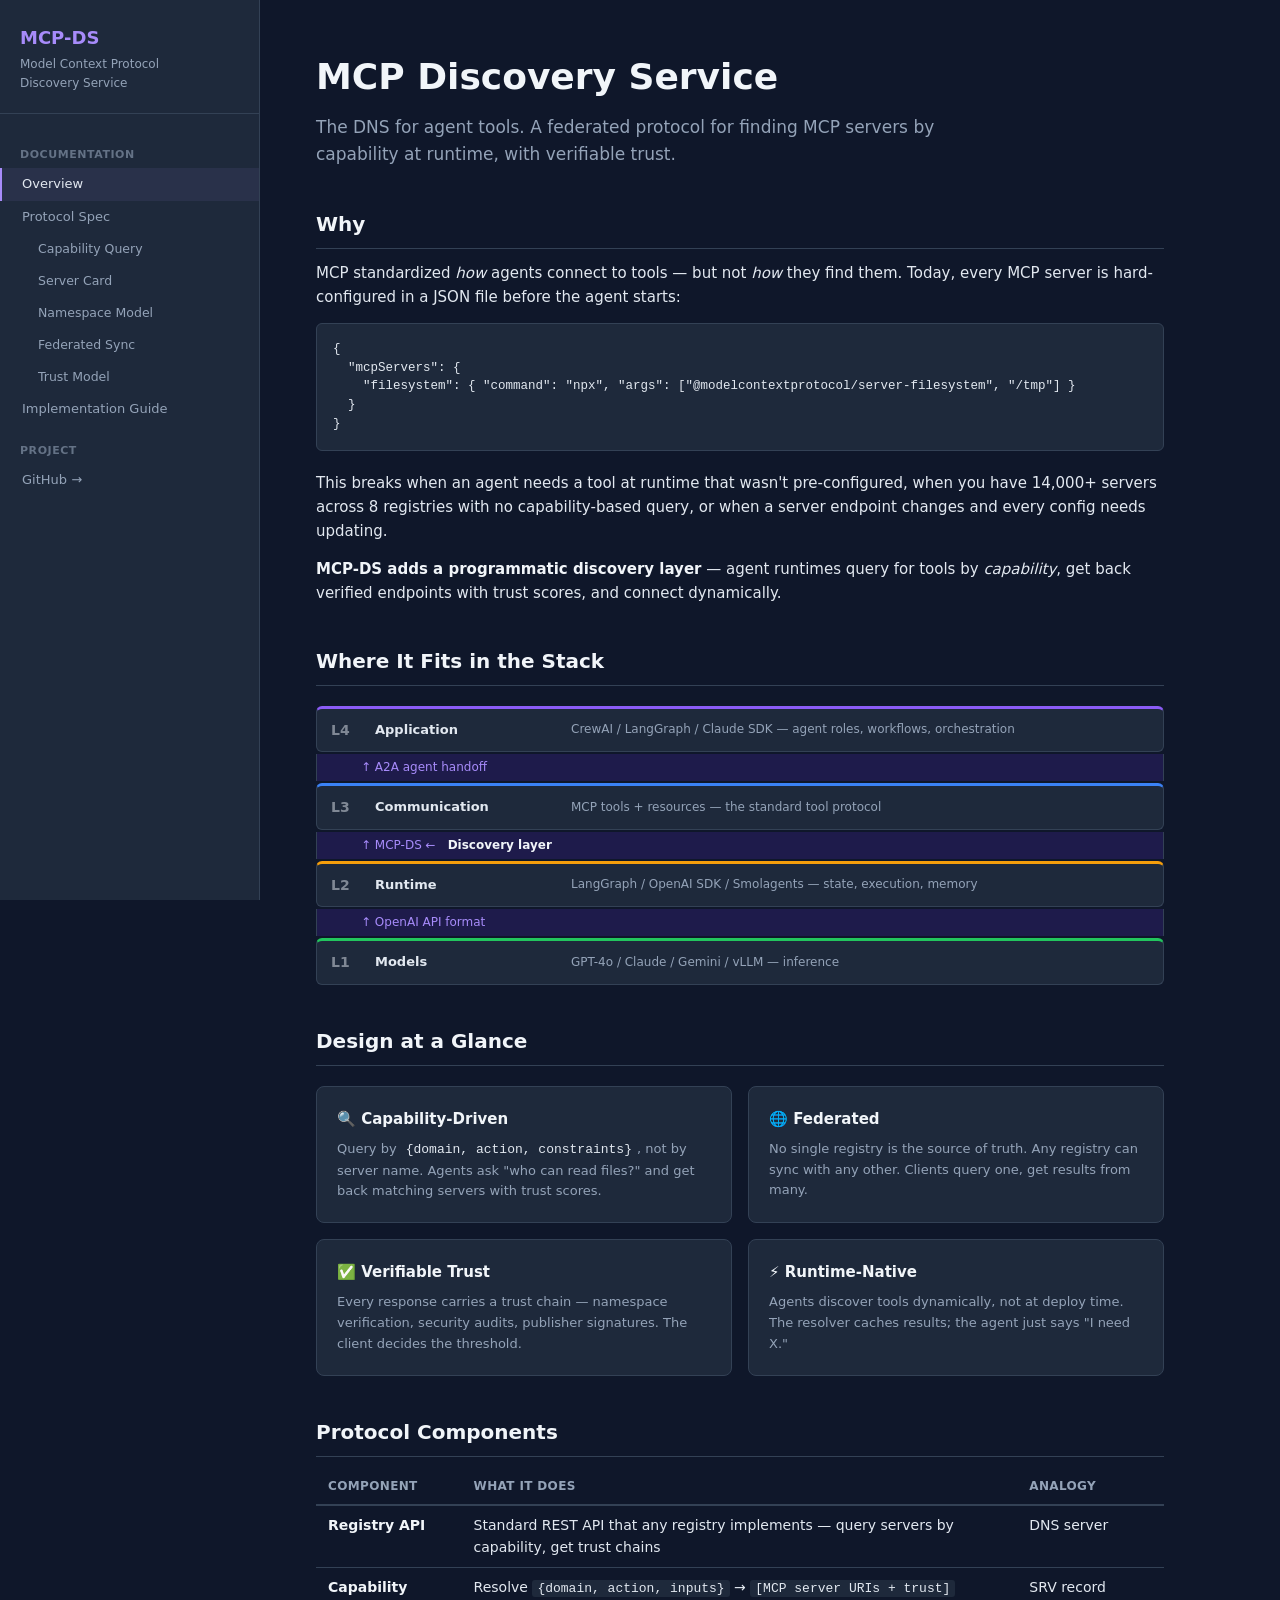
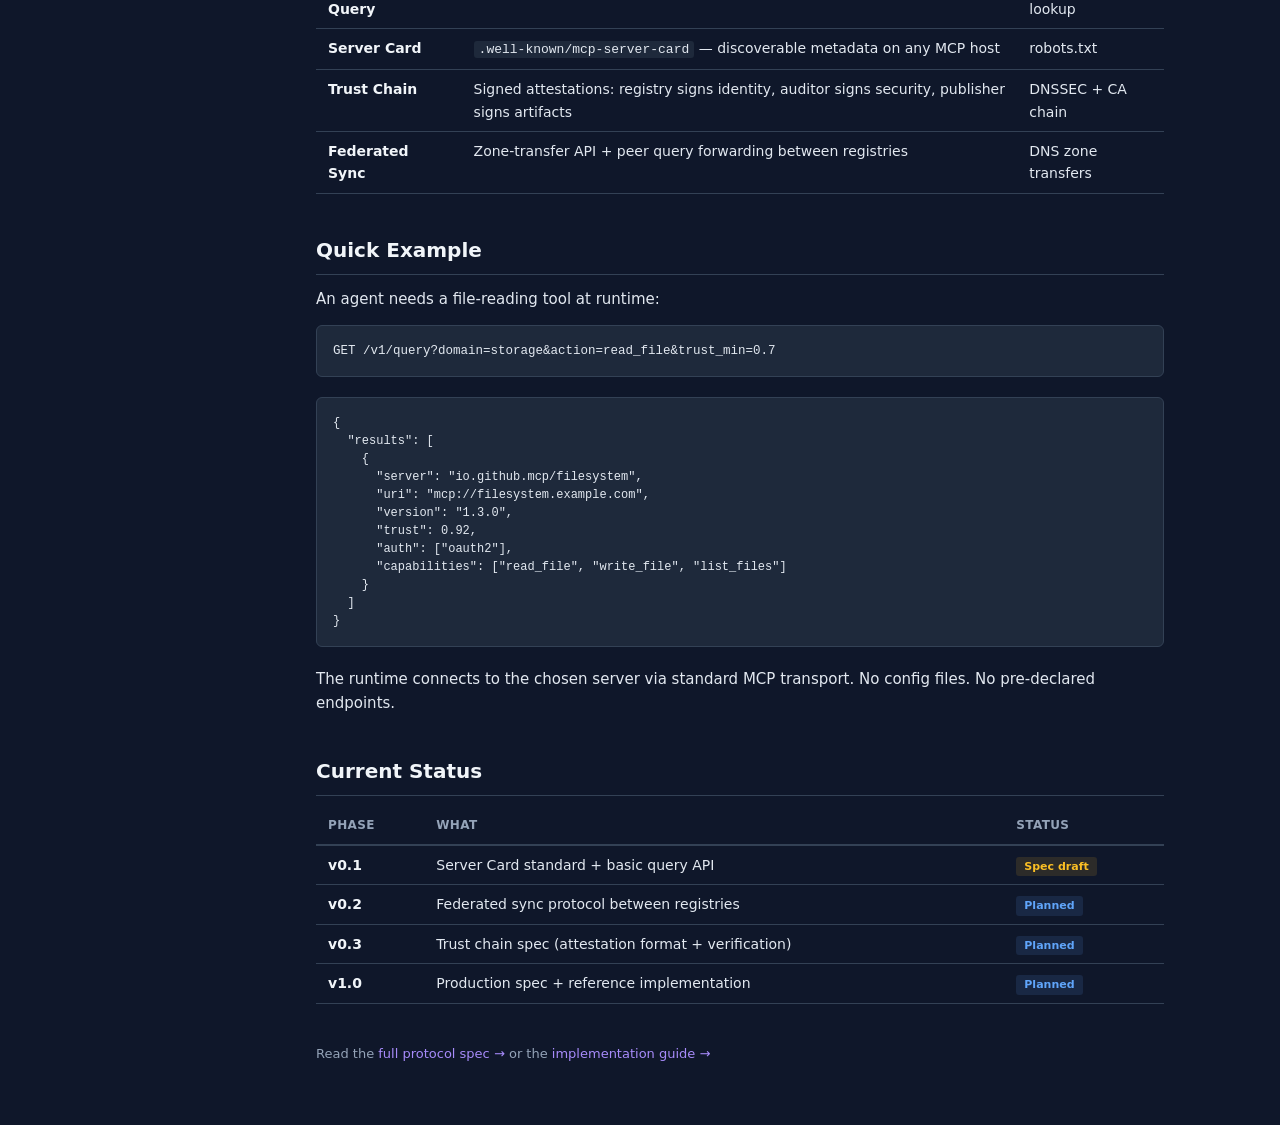
<file: docs/index.html>
<!doctype html>
<html lang="en">
<head>
<meta charset="utf-8">
<meta name="viewport" content="width=device-width, initial-scale=1">
<title>MCP-DS — MCP Discovery Service</title>
<link rel="stylesheet" href="assets/style.css">
</head>
<body>

<aside class="sidebar">
  <div class="sidebar-logo">
    <h1>MCP-DS</h1>
    <p>Model Context Protocol<br>Discovery Service</p>
  </div>
  <nav>
    <div class="nav-section">Documentation</div>
    <a href="index.html" class="active">Overview</a>
    <a href="spec/protocol.html">Protocol Spec</a>
    <div class="nav-sub">
      <a href="spec/protocol.html#capability-query">Capability Query</a>
      <a href="spec/protocol.html#server-card">Server Card</a>
      <a href="spec/protocol.html#namespace-model">Namespace Model</a>
      <a href="spec/protocol.html#federated-sync">Federated Sync</a>
      <a href="spec/protocol.html#trust-model">Trust Model</a>
    </div>
    <a href="spec/implementation.html">Implementation Guide</a>
    <div class="nav-section">Project</div>
    <a href="https://github.com/jianran/mcp-ds">GitHub →</a>
  </nav>
</aside>

<main class="content">

<div class="hero">
  <h1>MCP Discovery Service</h1>
  <p>The DNS for agent tools. A federated protocol for finding MCP servers by capability at runtime, with verifiable trust.</p>
</div>

<h2>Why</h2>

<p>MCP standardized <em>how</em> agents connect to tools — but not <em>how</em> they find them. Today, every MCP server is hard-configured in a JSON file before the agent starts:</p>

<pre><code>{
  "mcpServers": {
    "filesystem": { "command": "npx", "args": ["@modelcontextprotocol/server-filesystem", "/tmp"] }
  }
}</code></pre>

<p>This breaks when an agent needs a tool at runtime that wasn't pre-configured, when you have 14,000+ servers across 8 registries with no capability-based query, or when a server endpoint changes and every config needs updating.</p>

<p><strong>MCP-DS adds a programmatic discovery layer</strong> — agent runtimes query for tools by <em>capability</em>, get back verified endpoints with trust scores, and connect dynamically.</p>

<h2>Where It Fits in the Stack</h2>

<div class="stack-diagram">
  <div class="stack-layer l4">
    <span class="l-num">L4</span>
    <span class="l-name">Application</span>
    <span class="l-desc">CrewAI / LangGraph / Claude SDK — agent roles, workflows, orchestration</span>
  </div>
  <div class="stack-interface">↑ A2A agent handoff</div>
  <div class="stack-layer l3">
    <span class="l-num">L3</span>
    <span class="l-name">Communication</span>
    <span class="l-desc">MCP tools + resources — the standard tool protocol</span>
  </div>
  <div class="stack-interface">↑ MCP-DS ← <strong>Discovery layer</strong></div>
  <div class="stack-layer l2">
    <span class="l-num">L2</span>
    <span class="l-name">Runtime</span>
    <span class="l-desc">LangGraph / OpenAI SDK / Smolagents — state, execution, memory</span>
  </div>
  <div class="stack-interface">↑ OpenAI API format</div>
  <div class="stack-layer l1">
    <span class="l-num">L1</span>
    <span class="l-name">Models</span>
    <span class="l-desc">GPT-4o / Claude / Gemini / vLLM — inference</span>
  </div>
</div>

<h2>Design at a Glance</h2>

<div class="card-grid">
  <div class="card">
    <h3>🔍 Capability-Driven</h3>
    <p>Query by <code>{domain, action, constraints}</code>, not by server name. Agents ask "who can read files?" and get back matching servers with trust scores.</p>
  </div>
  <div class="card">
    <h3>🌐 Federated</h3>
    <p>No single registry is the source of truth. Any registry can sync with any other. Clients query one, get results from many.</p>
  </div>
  <div class="card">
    <h3>✅ Verifiable Trust</h3>
    <p>Every response carries a trust chain — namespace verification, security audits, publisher signatures. The client decides the threshold.</p>
  </div>
  <div class="card">
    <h3>⚡ Runtime-Native</h3>
    <p>Agents discover tools dynamically, not at deploy time. The resolver caches results; the agent just says "I need X."</p>
  </div>
</div>

<h2>Protocol Components</h2>

<table>
  <tr><th>Component</th><th>What It Does</th><th>Analogy</th></tr>
  <tr>
    <td><strong>Registry API</strong></td>
    <td>Standard REST API that any registry implements — query servers by capability, get trust chains</td>
    <td>DNS server</td>
  </tr>
  <tr>
    <td><strong>Capability Query</strong></td>
    <td>Resolve <code>{domain, action, inputs}</code> → <code>[MCP server URIs + trust]</code></td>
    <td>SRV record lookup</td>
  </tr>
  <tr>
    <td><strong>Server Card</strong></td>
    <td><code>.well-known/mcp-server-card</code> — discoverable metadata on any MCP host</td>
    <td>robots.txt</td>
  </tr>
  <tr>
    <td><strong>Trust Chain</strong></td>
    <td>Signed attestations: registry signs identity, auditor signs security, publisher signs artifacts</td>
    <td>DNSSEC + CA chain</td>
  </tr>
  <tr>
    <td><strong>Federated Sync</strong></td>
    <td>Zone-transfer API + peer query forwarding between registries</td>
    <td>DNS zone transfers</td>
  </tr>
</table>

<h2>Quick Example</h2>

<p>An agent needs a file-reading tool at runtime:</p>

<pre><code>GET /v1/query?domain=storage&action=read_file&trust_min=0.7</code></pre>

<pre><code class="json">{
  "results": [
    {
      "server": "io.github.mcp/filesystem",
      "uri": "mcp://filesystem.example.com",
      "version": "1.3.0",
      "trust": 0.92,
      "auth": ["oauth2"],
      "capabilities": ["read_file", "write_file", "list_files"]
    }
  ]
}</code></pre>

<p>The runtime connects to the chosen server via standard MCP transport. No config files. No pre-declared endpoints.</p>

<h2>Current Status</h2>

<table>
  <tr><th>Phase</th><th>What</th><th>Status</th></tr>
  <tr><td><strong>v0.1</strong></td><td>Server Card standard + basic query API</td><td><span class="tag tag-amber">Spec draft</span></td></tr>
  <tr><td><strong>v0.2</strong></td><td>Federated sync protocol between registries</td><td><span class="tag tag-blue">Planned</span></td></tr>
  <tr><td><strong>v0.3</strong></td><td>Trust chain spec (attestation format + verification)</td><td><span class="tag tag-blue">Planned</span></td></tr>
  <tr><td><strong>v1.0</strong></td><td>Production spec + reference implementation</td><td><span class="tag tag-blue">Planned</span></td></tr>
</table>

<p style="margin-top: 40px; font-size: 13px; color: var(--fg-muted);">
Read the <a href="spec/protocol.html">full protocol spec →</a> or the <a href="spec/implementation.html">implementation guide →</a>
</p>

</main>
</body>
</html>
</file>
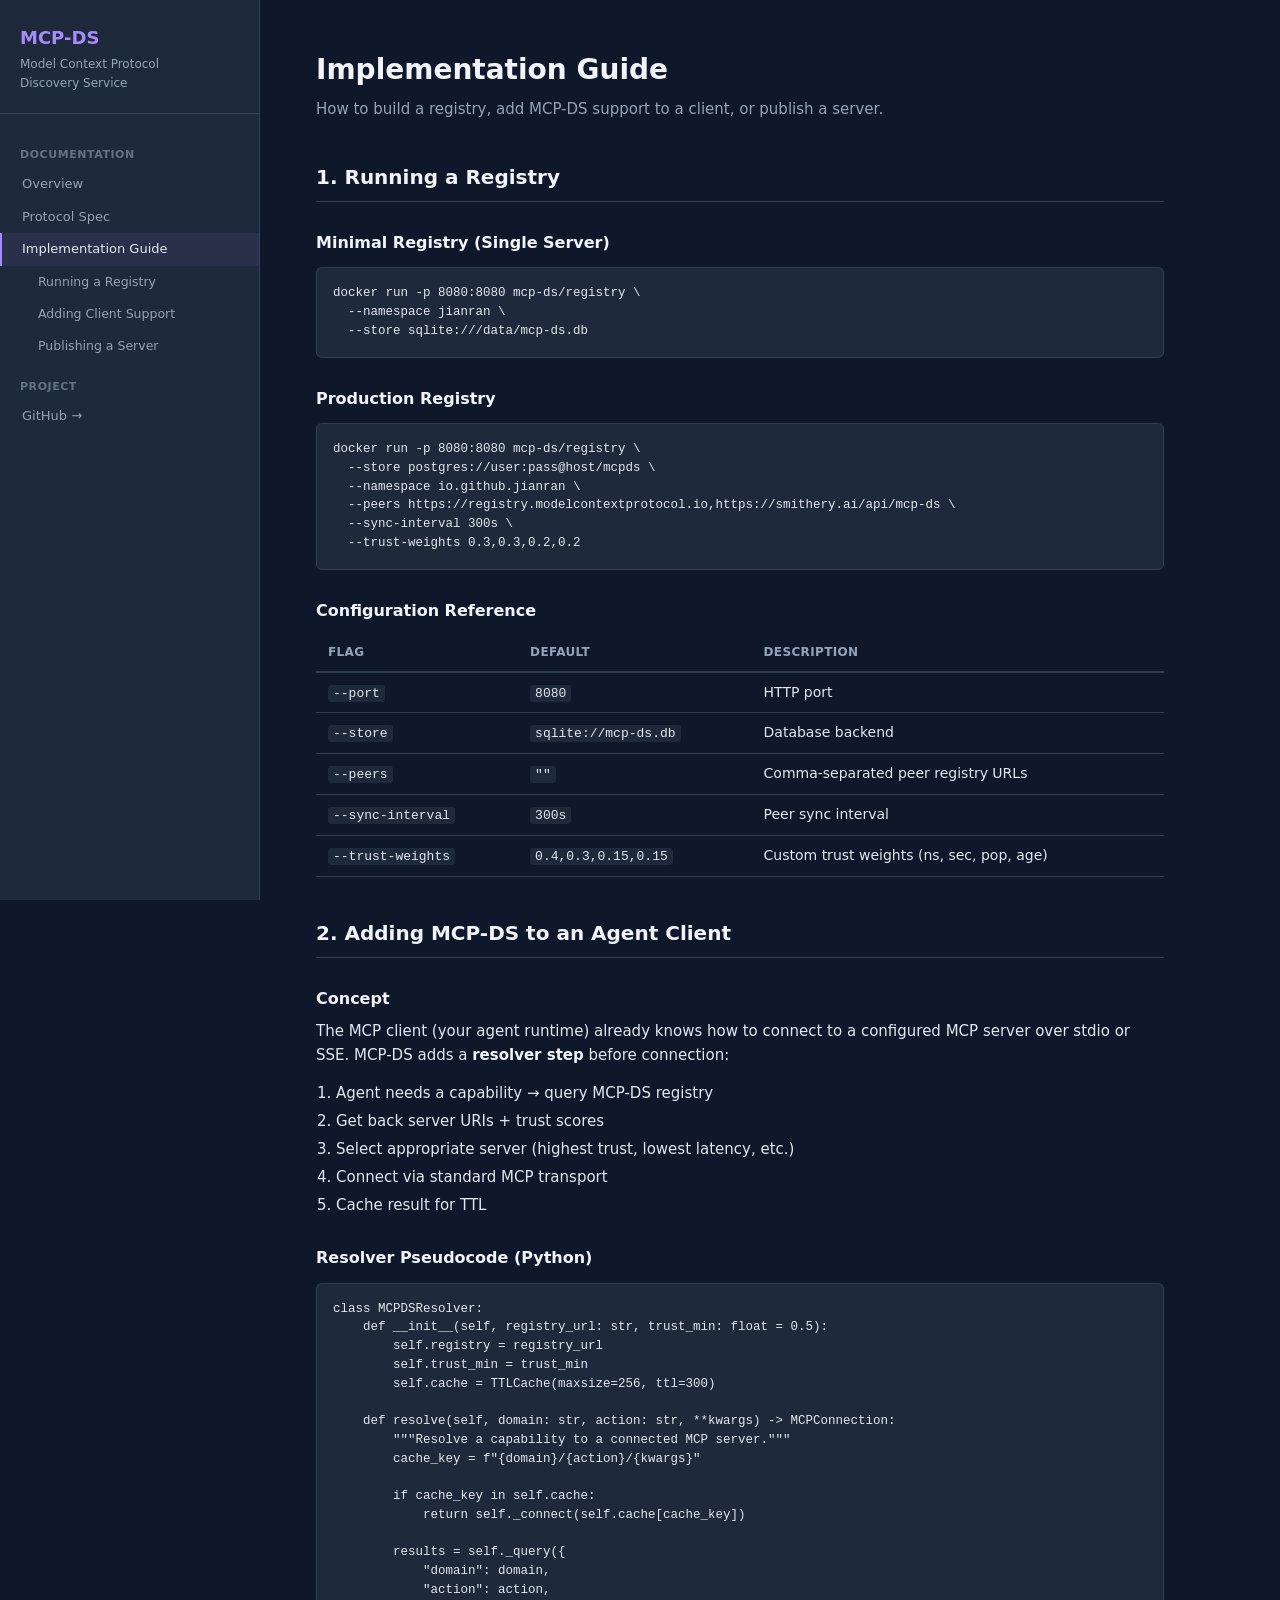
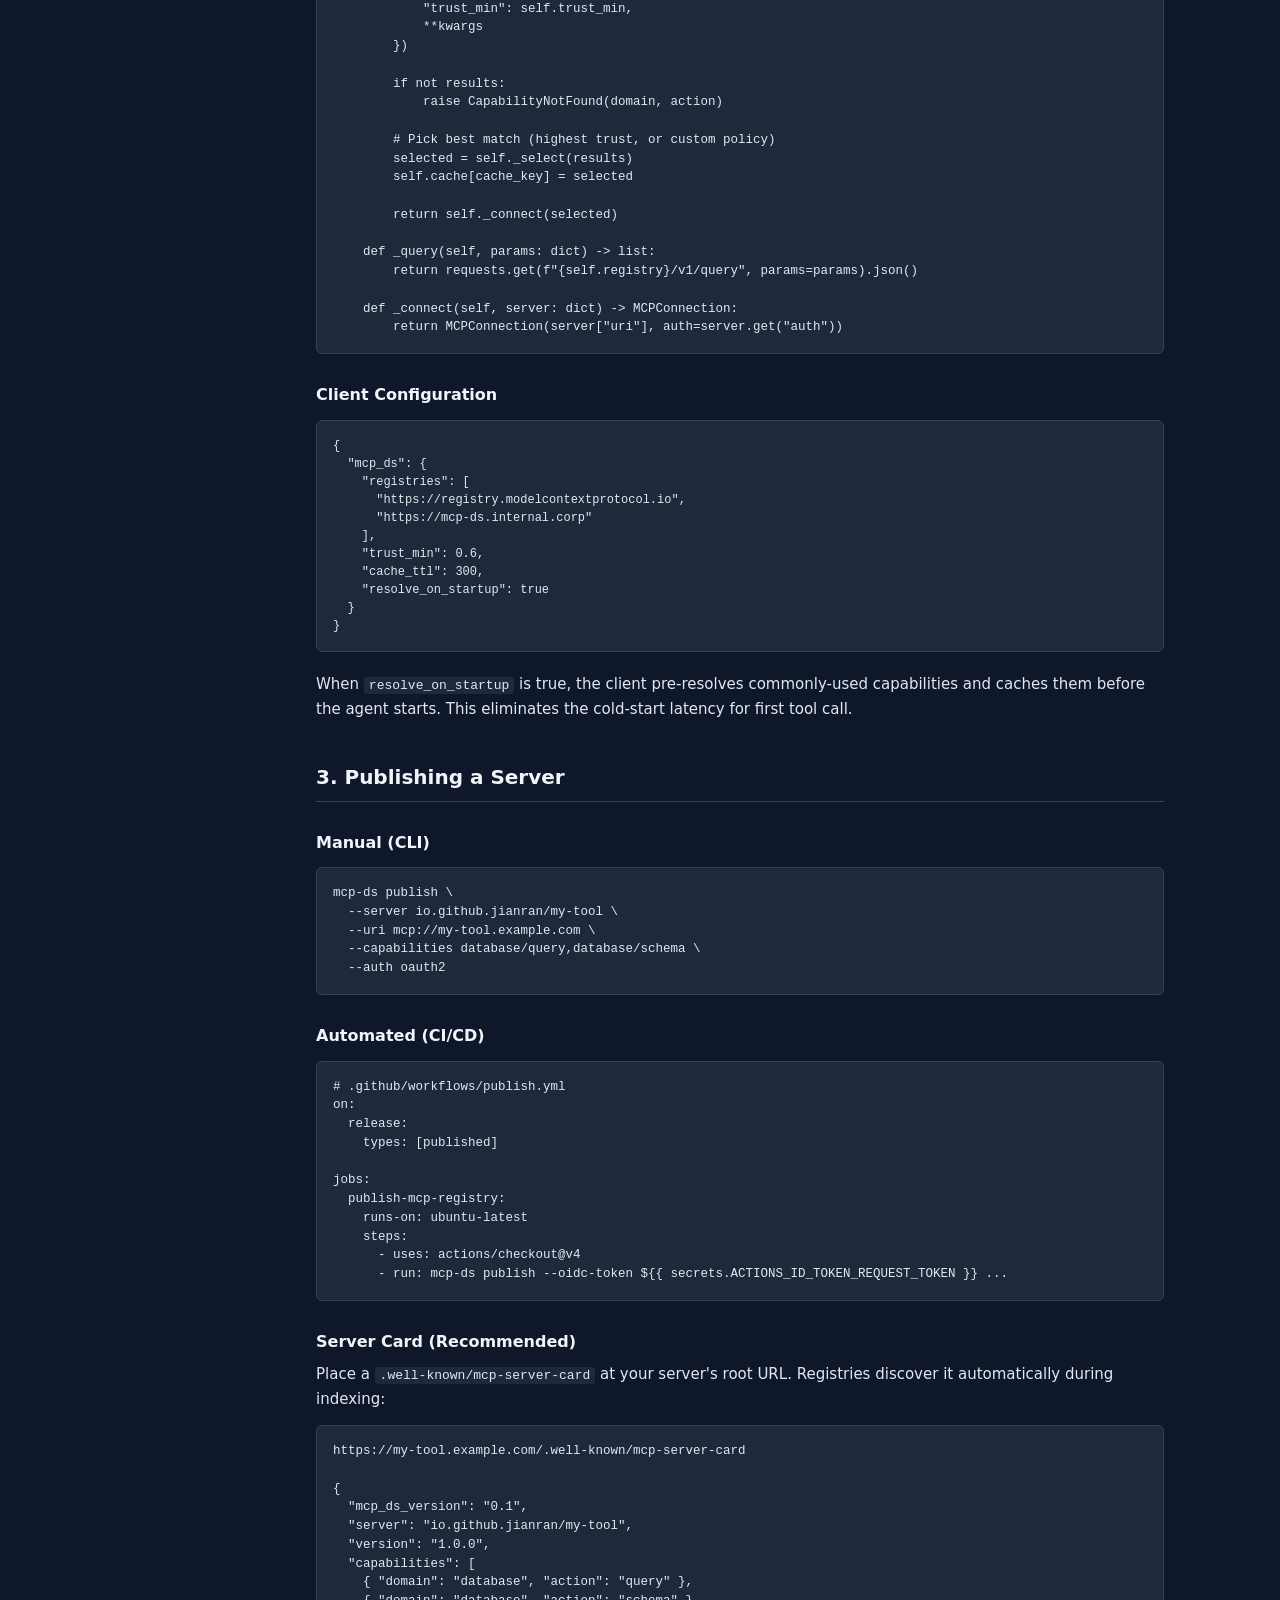
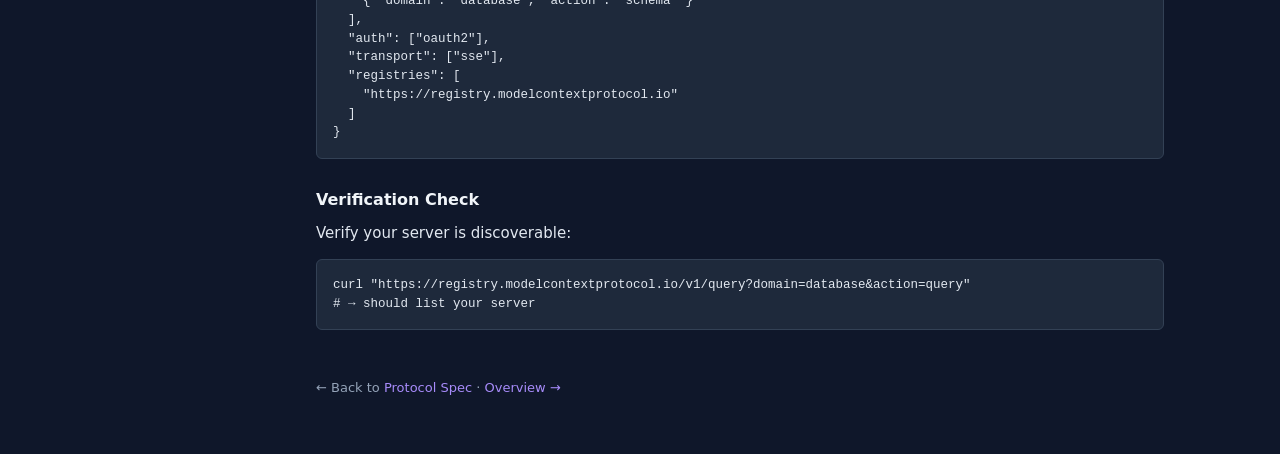
<file: docs/spec/implementation.html>
<!doctype html>
<html lang="en">
<head>
<meta charset="utf-8">
<meta name="viewport" content="width=device-width, initial-scale=1">
<title>Implementation Guide — MCP-DS</title>
<link rel="stylesheet" href="../assets/style.css">
</head>
<body>

<aside class="sidebar">
  <div class="sidebar-logo">
    <h1>MCP-DS</h1>
    <p>Model Context Protocol<br>Discovery Service</p>
  </div>
  <nav>
    <div class="nav-section">Documentation</div>
    <a href="../index.html">Overview</a>
    <a href="protocol.html">Protocol Spec</a>
    <a href="implementation.html" class="active">Implementation Guide</a>
    <div class="nav-sub">
      <a href="implementation.html#registry">Running a Registry</a>
      <a href="implementation.html#client">Adding Client Support</a>
      <a href="implementation.html#publish">Publishing a Server</a>
    </div>
    <div class="nav-section">Project</div>
    <a href="https://github.com/jianran/mcp-ds">GitHub →</a>
  </nav>
</aside>

<main class="content">

<h1>Implementation Guide</h1>
<p class="subtitle">How to build a registry, add MCP-DS support to a client, or publish a server.</p>

<h2 id="registry">1. Running a Registry</h2>

<h3>Minimal Registry (Single Server)</h3>
<pre><code>docker run -p 8080:8080 mcp-ds/registry \
  --namespace jianran \
  --store sqlite:///data/mcp-ds.db</code></pre>

<h3>Production Registry</h3>
<pre><code>docker run -p 8080:8080 mcp-ds/registry \
  --store postgres://user:pass@host/mcpds \
  --namespace io.github.jianran \
  --peers https://registry.modelcontextprotocol.io,https://smithery.ai/api/mcp-ds \
  --sync-interval 300s \
  --trust-weights 0.3,0.3,0.2,0.2</code></pre>

<h3>Configuration Reference</h3>

<table>
  <tr><th>Flag</th><th>Default</th><th>Description</th></tr>
  <tr><td><code>--port</code></td><td><code>8080</code></td><td>HTTP port</td></tr>
  <tr><td><code>--store</code></td><td><code>sqlite://mcp-ds.db</code></td><td>Database backend</td></tr>
  <tr><td><code>--peers</code></td><td><code>""</code></td><td>Comma-separated peer registry URLs</td></tr>
  <tr><td><code>--sync-interval</code></td><td><code>300s</code></td><td>Peer sync interval</td></tr>
  <tr><td><code>--trust-weights</code></td><td><code>0.4,0.3,0.15,0.15</code></td><td>Custom trust weights (ns, sec, pop, age)</td></tr>
</table>

<h2 id="client">2. Adding MCP-DS to an Agent Client</h2>

<h3>Concept</h3>

<p>The MCP client (your agent runtime) already knows how to connect to a configured MCP server over stdio or SSE. MCP-DS adds a <strong>resolver step</strong> before connection:</p>

<ol>
  <li>Agent needs a capability → query MCP-DS registry</li>
  <li>Get back server URIs + trust scores</li>
  <li>Select appropriate server (highest trust, lowest latency, etc.)</li>
  <li>Connect via standard MCP transport</li>
  <li>Cache result for TTL</li>
</ol>

<h3>Resolver Pseudocode (Python)</h3>

<pre><code>class MCPDSResolver:
    def __init__(self, registry_url: str, trust_min: float = 0.5):
        self.registry = registry_url
        self.trust_min = trust_min
        self.cache = TTLCache(maxsize=256, ttl=300)

    def resolve(self, domain: str, action: str, **kwargs) -&gt; MCPConnection:
        """Resolve a capability to a connected MCP server."""
        cache_key = f"{domain}/{action}/{kwargs}"
        
        if cache_key in self.cache:
            return self._connect(self.cache[cache_key])

        results = self._query({
            "domain": domain,
            "action": action,
            "trust_min": self.trust_min,
            **kwargs
        })

        if not results:
            raise CapabilityNotFound(domain, action)

        # Pick best match (highest trust, or custom policy)
        selected = self._select(results)
        self.cache[cache_key] = selected
        
        return self._connect(selected)

    def _query(self, params: dict) -&gt; list:
        return requests.get(f"{self.registry}/v1/query", params=params).json()

    def _connect(self, server: dict) -&gt; MCPConnection:
        return MCPConnection(server["uri"], auth=server.get("auth"))</code></pre>

<h3>Client Configuration</h3>

<pre><code class="json">{
  "mcp_ds": {
    "registries": [
      "https://registry.modelcontextprotocol.io",
      "https://mcp-ds.internal.corp"
    ],
    "trust_min": 0.6,
    "cache_ttl": 300,
    "resolve_on_startup": true
  }
}</code></pre>

<p>When <code>resolve_on_startup</code> is true, the client pre-resolves commonly-used capabilities and caches them before the agent starts. This eliminates the cold-start latency for first tool call.</p>

<h2 id="publish">3. Publishing a Server</h2>

<h3>Manual (CLI)</h3>

<pre><code>mcp-ds publish \
  --server io.github.jianran/my-tool \
  --uri mcp://my-tool.example.com \
  --capabilities database/query,database/schema \
  --auth oauth2</code></pre>

<h3>Automated (CI/CD)</h3>

<pre><code># .github/workflows/publish.yml
on:
  release:
    types: [published]

jobs:
  publish-mcp-registry:
    runs-on: ubuntu-latest
    steps:
      - uses: actions/checkout@v4
      - run: mcp-ds publish --oidc-token ${{ secrets.ACTIONS_ID_TOKEN_REQUEST_TOKEN }} ...</code></pre>

<h3>Server Card (Recommended)</h3>

<p>Place a <code>.well-known/mcp-server-card</code> at your server's root URL. Registries discover it automatically during indexing:</p>

<pre><code>https://my-tool.example.com/.well-known/mcp-server-card

{
  "mcp_ds_version": "0.1",
  "server": "io.github.jianran/my-tool",
  "version": "1.0.0",
  "capabilities": [
    { "domain": "database", "action": "query" },
    { "domain": "database", "action": "schema" }
  ],
  "auth": ["oauth2"],
  "transport": ["sse"],
  "registries": [
    "https://registry.modelcontextprotocol.io"
  ]
}</code></pre>

<h3>Verification Check</h3>

<p>Verify your server is discoverable:</p>

<pre><code>curl "https://registry.modelcontextprotocol.io/v1/query?domain=database&action=query"
# → should list your server</code></pre>

<p style="margin-top: 48px; color: var(--fg-muted); font-size: 13px;">
← Back to <a href="protocol.html">Protocol Spec</a> · <a href="../index.html">Overview →</a>
</p>

</main>
</body>
</html>
</file>
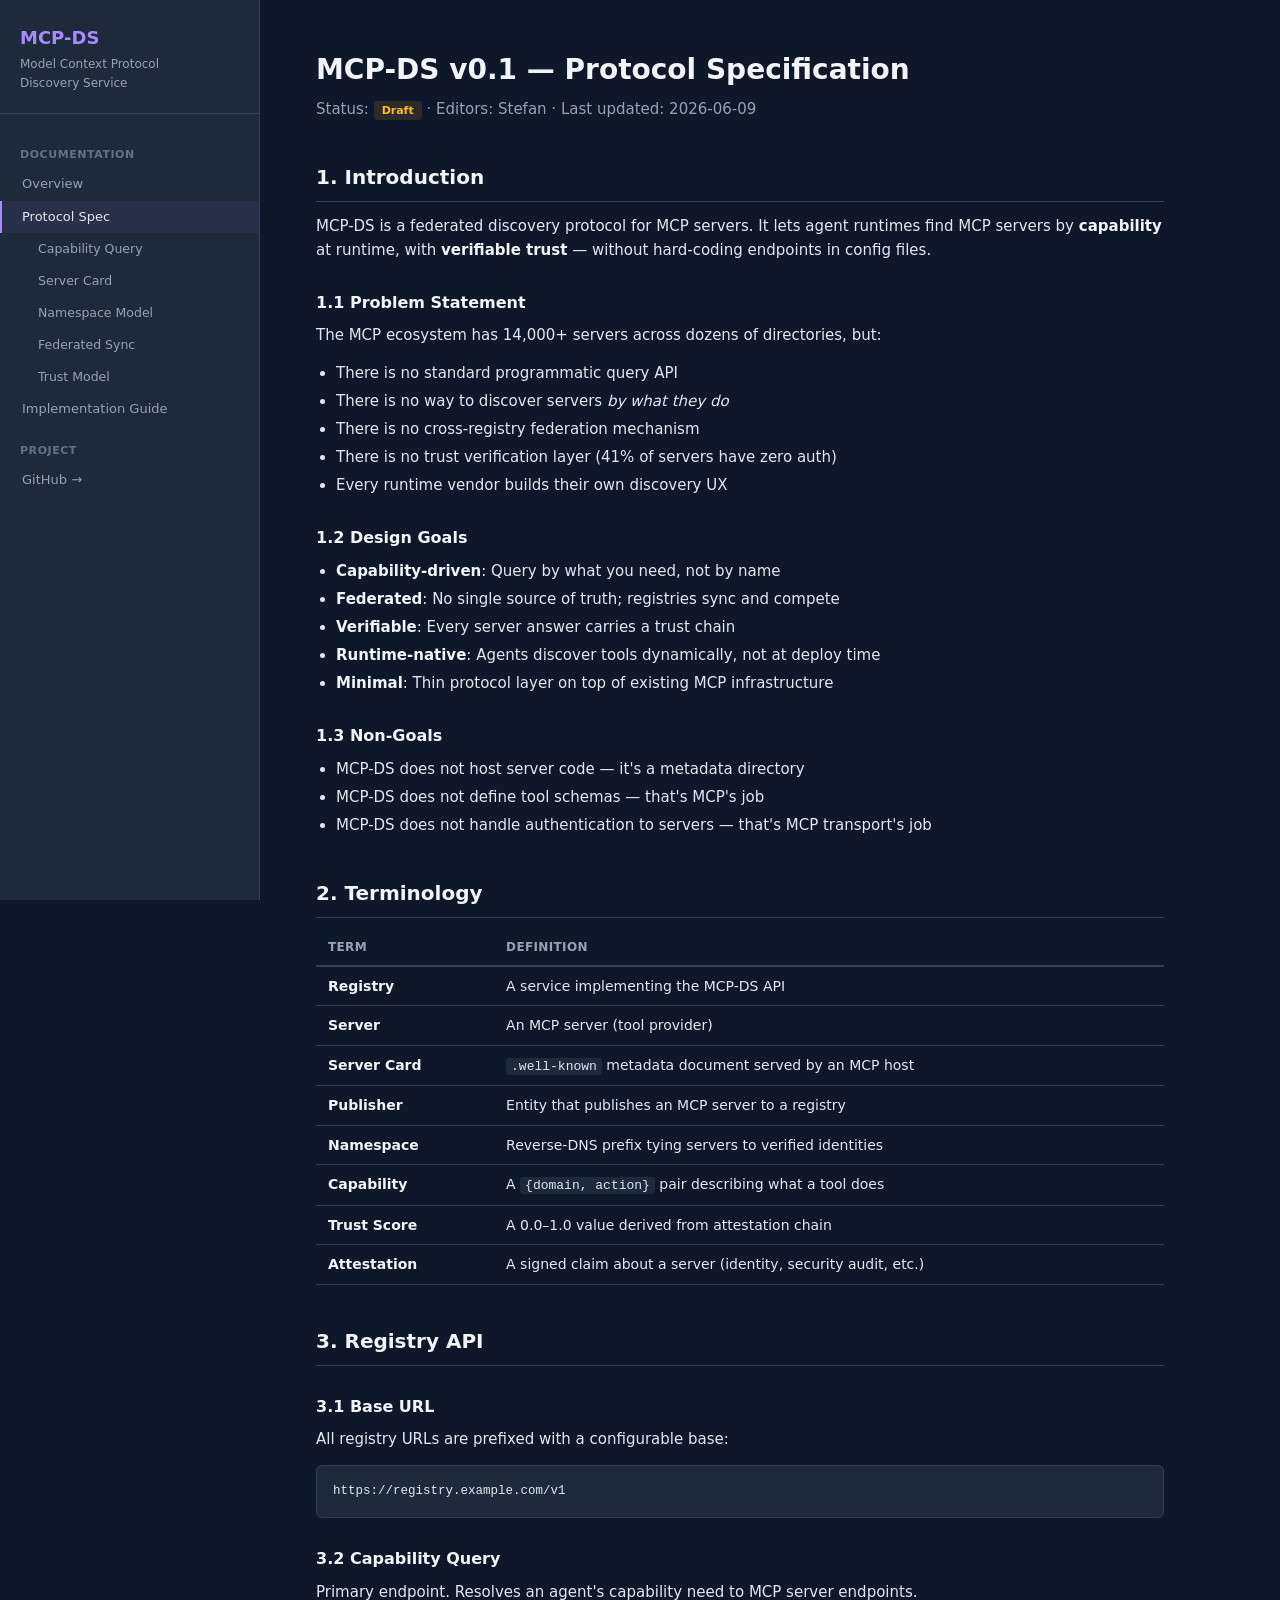
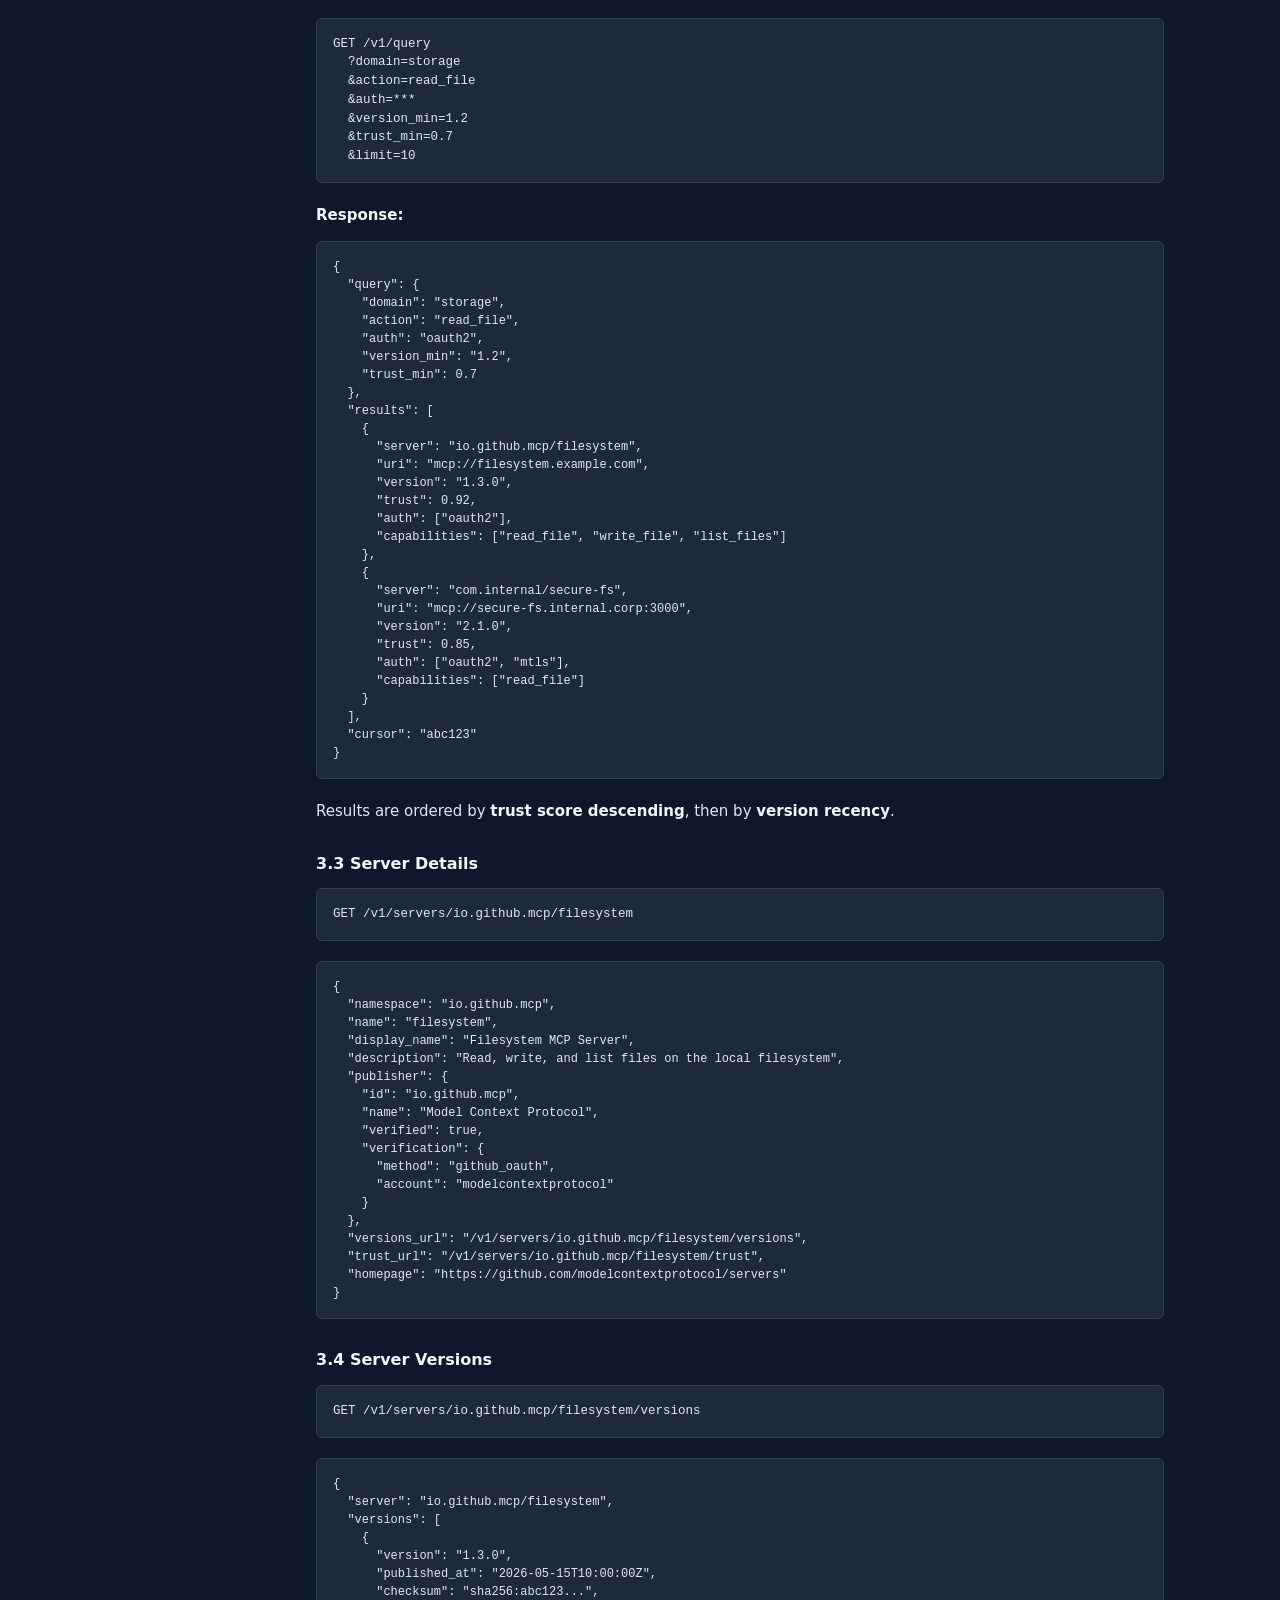
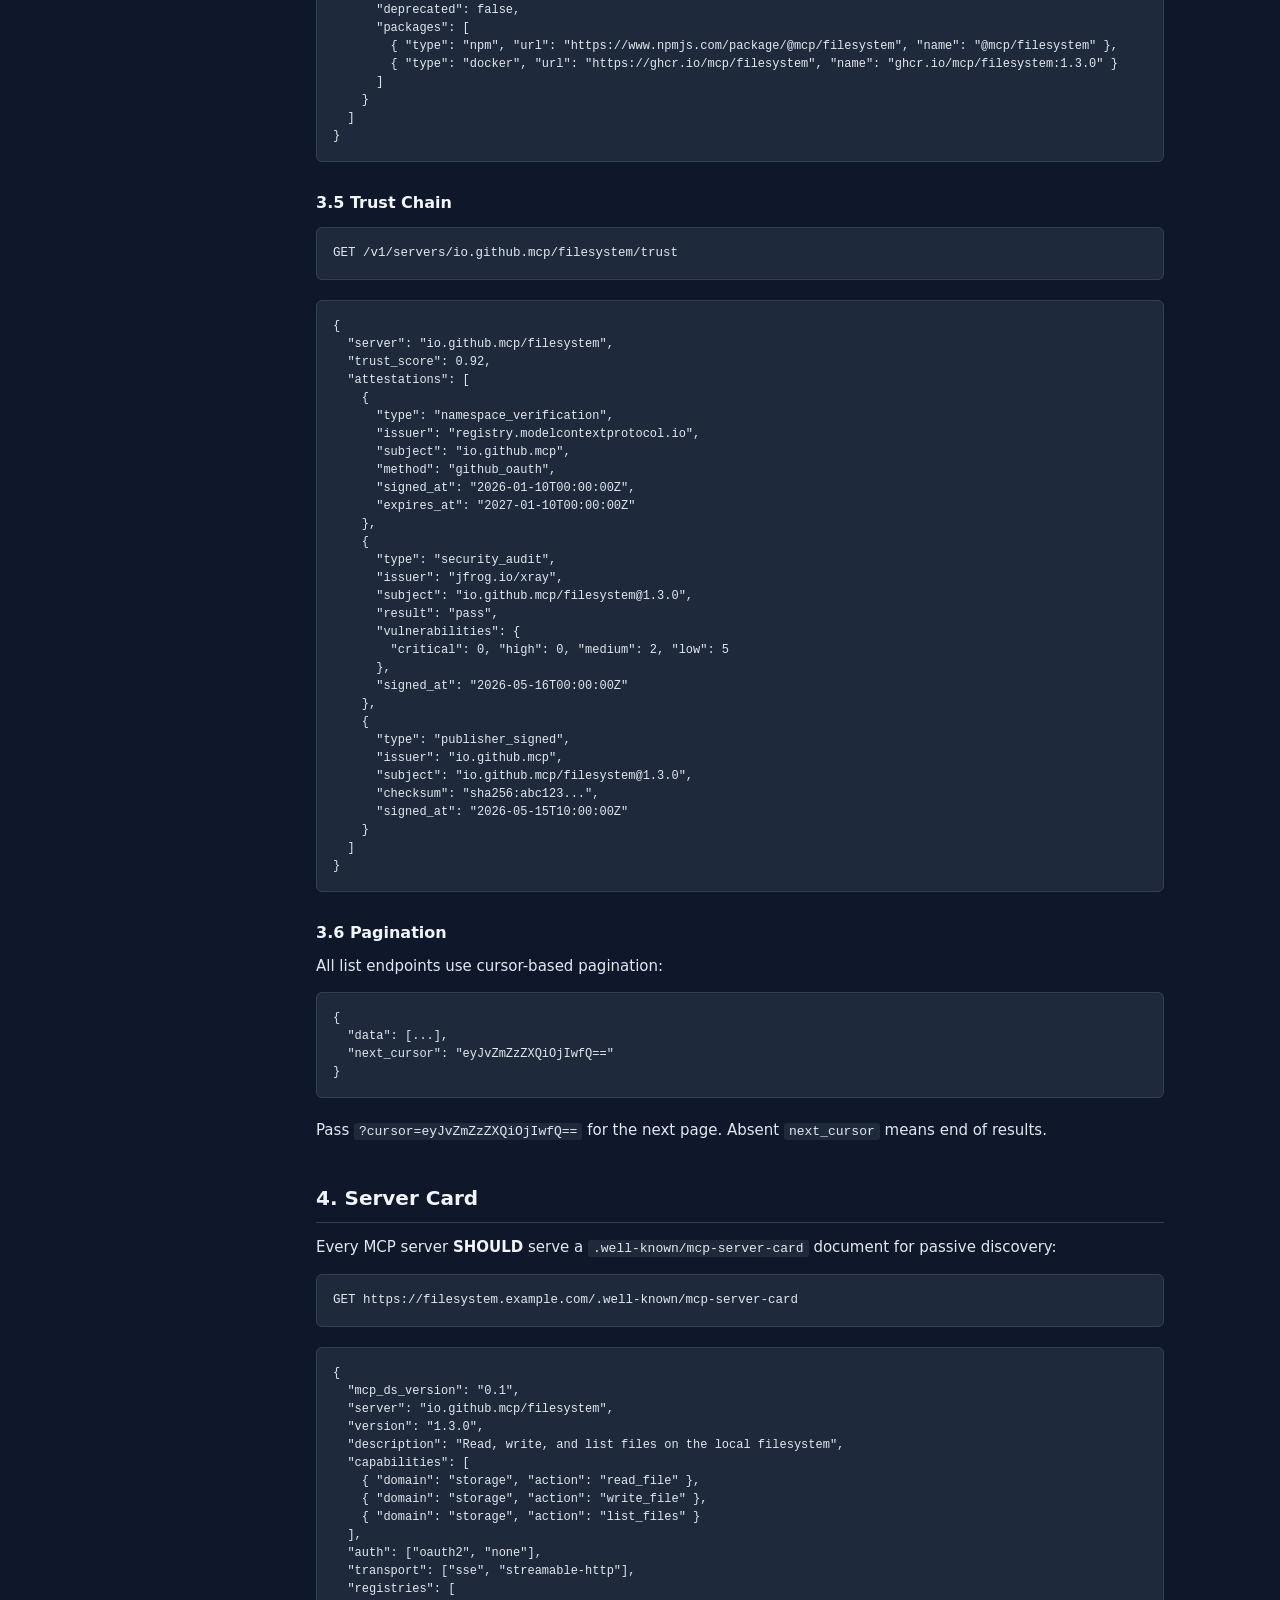
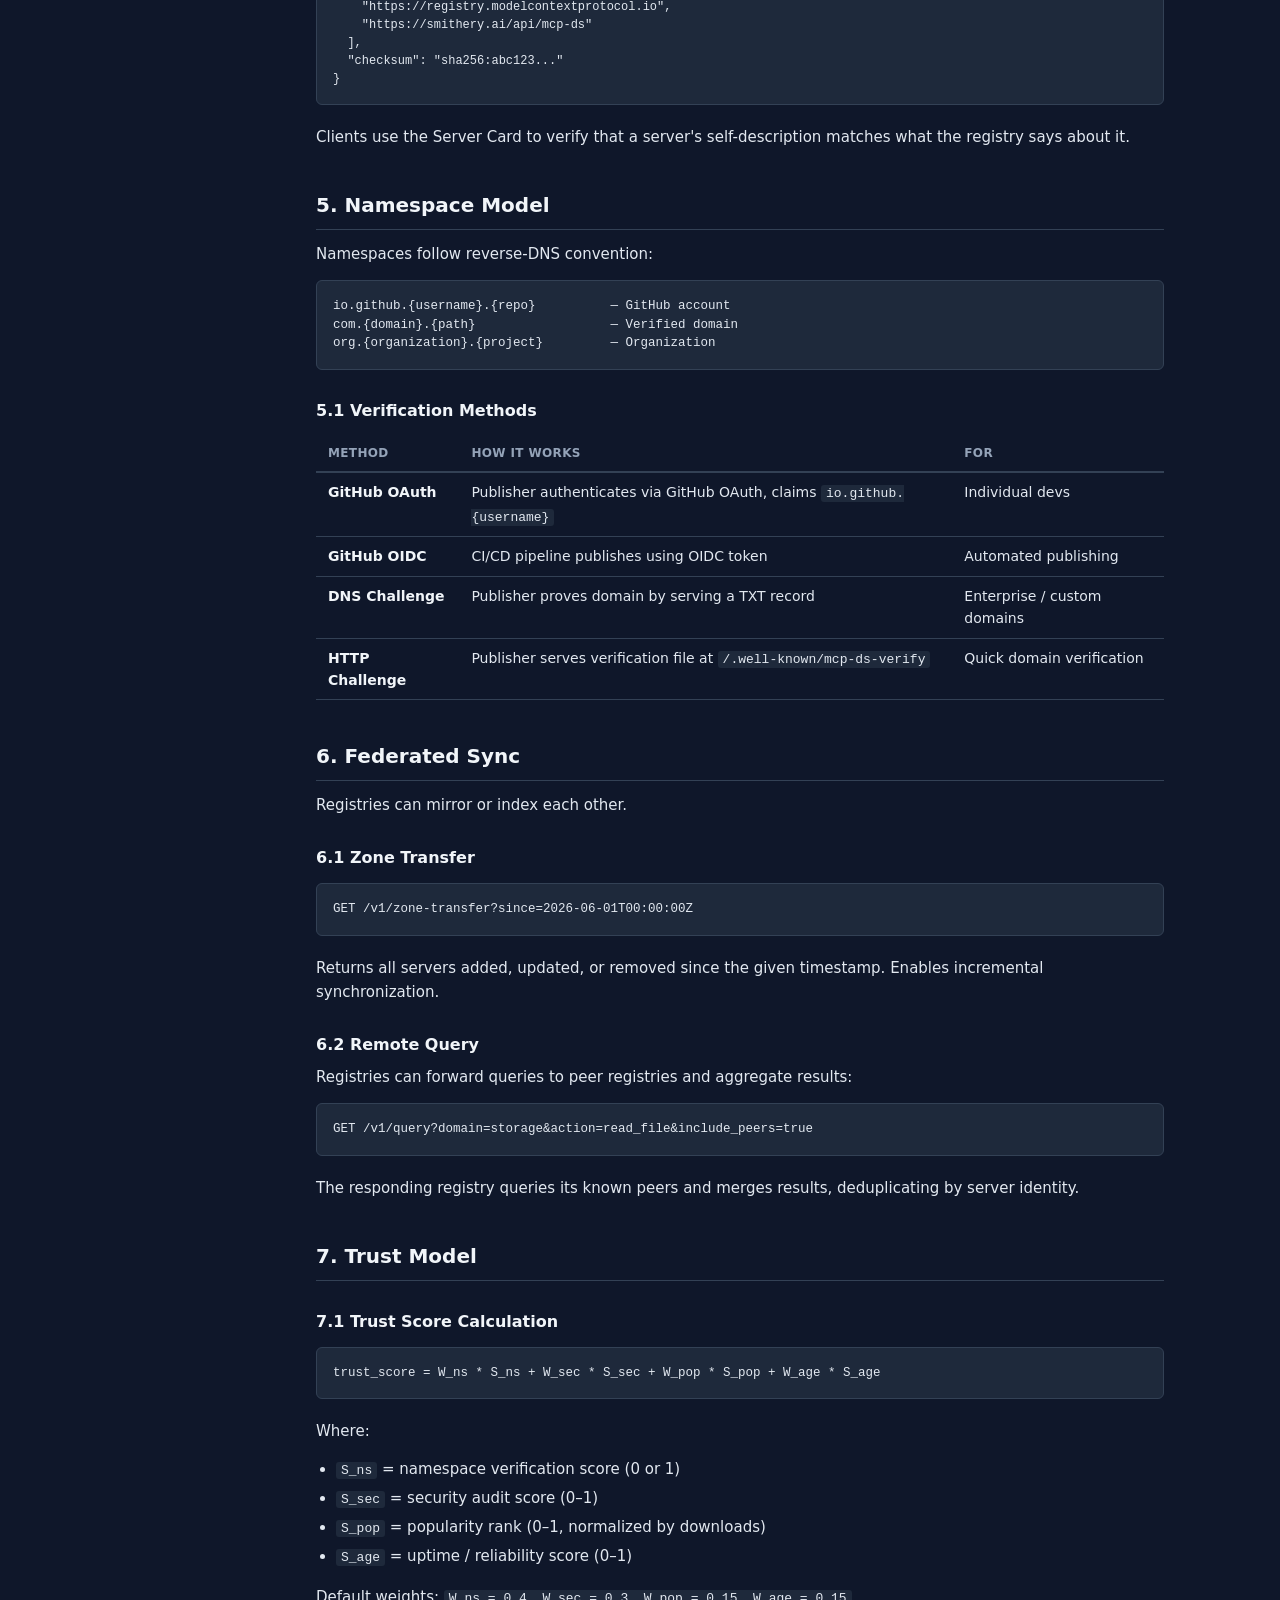
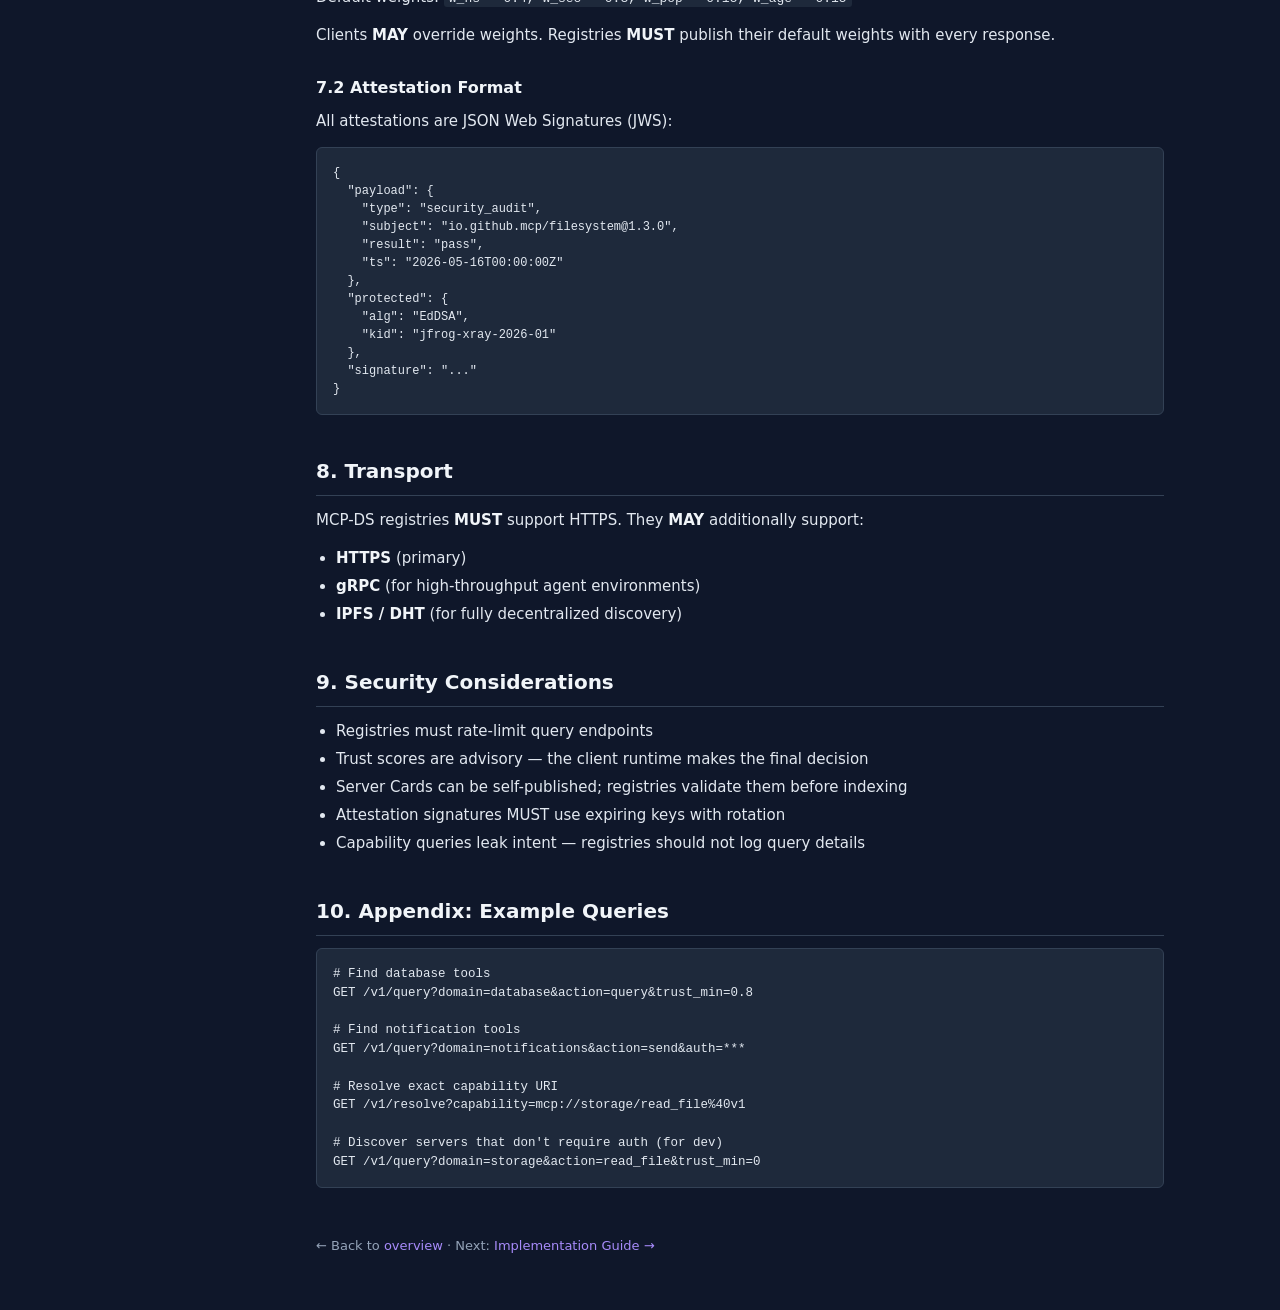
<file: docs/spec/protocol.html>
<!doctype html>
<html lang="en">
<head>
<meta charset="utf-8">
<meta name="viewport" content="width=device-width, initial-scale=1">
<title>Protocol Spec — MCP-DS v0.1</title>
<link rel="stylesheet" href="../assets/style.css">
</head>
<body>

<aside class="sidebar">
  <div class="sidebar-logo">
    <h1>MCP-DS</h1>
    <p>Model Context Protocol<br>Discovery Service</p>
  </div>
  <nav>
    <div class="nav-section">Documentation</div>
    <a href="../index.html">Overview</a>
    <a href="protocol.html" class="active">Protocol Spec</a>
    <div class="nav-sub">
      <a href="protocol.html#capability-query">Capability Query</a>
      <a href="protocol.html#server-card">Server Card</a>
      <a href="protocol.html#namespace-model">Namespace Model</a>
      <a href="protocol.html#federated-sync">Federated Sync</a>
      <a href="protocol.html#trust-model">Trust Model</a>
    </div>
    <a href="implementation.html">Implementation Guide</a>
    <div class="nav-section">Project</div>
    <a href="https://github.com/jianran/mcp-ds">GitHub →</a>
  </nav>
</aside>

<main class="content">

<h1>MCP-DS v0.1 — Protocol Specification</h1>
<p class="subtitle">Status: <span class="tag tag-amber">Draft</span> · Editors: Stefan · Last updated: 2026-06-09</p>

<h2 id="introduction">1. Introduction</h2>

<p>MCP-DS is a federated discovery protocol for MCP servers. It lets agent runtimes find MCP servers by <strong>capability</strong> at runtime, with <strong>verifiable trust</strong> — without hard-coding endpoints in config files.</p>

<h3 id="problem">1.1 Problem Statement</h3>

<p>The MCP ecosystem has 14,000+ servers across dozens of directories, but:</p>
<ul>
  <li>There is no standard programmatic query API</li>
  <li>There is no way to discover servers <em>by what they do</em></li>
  <li>There is no cross-registry federation mechanism</li>
  <li>There is no trust verification layer (41% of servers have zero auth)</li>
  <li>Every runtime vendor builds their own discovery UX</li>
</ul>

<h3 id="goals">1.2 Design Goals</h3>
<ul>
  <li><strong>Capability-driven</strong>: Query by what you need, not by name</li>
  <li><strong>Federated</strong>: No single source of truth; registries sync and compete</li>
  <li><strong>Verifiable</strong>: Every server answer carries a trust chain</li>
  <li><strong>Runtime-native</strong>: Agents discover tools dynamically, not at deploy time</li>
  <li><strong>Minimal</strong>: Thin protocol layer on top of existing MCP infrastructure</li>
</ul>

<h3 id="non-goals">1.3 Non-Goals</h3>
<ul>
  <li>MCP-DS does not host server code — it's a metadata directory</li>
  <li>MCP-DS does not define tool schemas — that's MCP's job</li>
  <li>MCP-DS does not handle authentication to servers — that's MCP transport's job</li>
</ul>

<h2 id="terminology">2. Terminology</h2>

<table>
  <tr><th>Term</th><th>Definition</th></tr>
  <tr><td><strong>Registry</strong></td><td>A service implementing the MCP-DS API</td></tr>
  <tr><td><strong>Server</strong></td><td>An MCP server (tool provider)</td></tr>
  <tr><td><strong>Server Card</strong></td><td><code>.well-known</code> metadata document served by an MCP host</td></tr>
  <tr><td><strong>Publisher</strong></td><td>Entity that publishes an MCP server to a registry</td></tr>
  <tr><td><strong>Namespace</strong></td><td>Reverse-DNS prefix tying servers to verified identities</td></tr>
  <tr><td><strong>Capability</strong></td><td>A <code>{domain, action}</code> pair describing what a tool does</td></tr>
  <tr><td><strong>Trust Score</strong></td><td>A 0.0–1.0 value derived from attestation chain</td></tr>
  <tr><td><strong>Attestation</strong></td><td>A signed claim about a server (identity, security audit, etc.)</td></tr>
</table>

<h2 id="registry-api">3. Registry API</h2>

<h3 id="base-url">3.1 Base URL</h3>
<p>All registry URLs are prefixed with a configurable base:</p>
<pre><code>https://registry.example.com/v1</code></pre>

<h3 id="capability-query">3.2 Capability Query</h3>
<p>Primary endpoint. Resolves an agent's capability need to MCP server endpoints.</p>

<pre><code>GET /v1/query
  ?domain=storage
  &amp;action=read_file
  &amp;auth=***
  &amp;version_min=1.2
  &amp;trust_min=0.7
  &amp;limit=10</code></pre>

<p><strong>Response:</strong></p>
<pre><code class="json">{
  "query": {
    "domain": "storage",
    "action": "read_file",
    "auth": "oauth2",
    "version_min": "1.2",
    "trust_min": 0.7
  },
  "results": [
    {
      "server": "io.github.mcp/filesystem",
      "uri": "mcp://filesystem.example.com",
      "version": "1.3.0",
      "trust": 0.92,
      "auth": ["oauth2"],
      "capabilities": ["read_file", "write_file", "list_files"]
    },
    {
      "server": "com.internal/secure-fs",
      "uri": "mcp://secure-fs.internal.corp:3000",
      "version": "2.1.0",
      "trust": 0.85,
      "auth": ["oauth2", "mtls"],
      "capabilities": ["read_file"]
    }
  ],
  "cursor": "abc123"
}</code></pre>

<p>Results are ordered by <strong>trust score descending</strong>, then by <strong>version recency</strong>.</p>

<h3 id="server-details">3.3 Server Details</h3>
<pre><code>GET /v1/servers/io.github.mcp/filesystem</code></pre>

<pre><code class="json">{
  "namespace": "io.github.mcp",
  "name": "filesystem",
  "display_name": "Filesystem MCP Server",
  "description": "Read, write, and list files on the local filesystem",
  "publisher": {
    "id": "io.github.mcp",
    "name": "Model Context Protocol",
    "verified": true,
    "verification": {
      "method": "github_oauth",
      "account": "modelcontextprotocol"
    }
  },
  "versions_url": "/v1/servers/io.github.mcp/filesystem/versions",
  "trust_url": "/v1/servers/io.github.mcp/filesystem/trust",
  "homepage": "https://github.com/modelcontextprotocol/servers"
}</code></pre>

<h3 id="server-versions">3.4 Server Versions</h3>
<pre><code>GET /v1/servers/io.github.mcp/filesystem/versions</code></pre>

<pre><code class="json">{
  "server": "io.github.mcp/filesystem",
  "versions": [
    {
      "version": "1.3.0",
      "published_at": "2026-05-15T10:00:00Z",
      "checksum": "sha256:abc123...",
      "deprecated": false,
      "packages": [
        { "type": "npm", "url": "https://www.npmjs.com/package/@mcp/filesystem", "name": "@mcp/filesystem" },
        { "type": "docker", "url": "https://ghcr.io/mcp/filesystem", "name": "ghcr.io/mcp/filesystem:1.3.0" }
      ]
    }
  ]
}</code></pre>

<h3 id="trust-chain">3.5 Trust Chain</h3>
<pre><code>GET /v1/servers/io.github.mcp/filesystem/trust</code></pre>

<pre><code class="json">{
  "server": "io.github.mcp/filesystem",
  "trust_score": 0.92,
  "attestations": [
    {
      "type": "namespace_verification",
      "issuer": "registry.modelcontextprotocol.io",
      "subject": "io.github.mcp",
      "method": "github_oauth",
      "signed_at": "2026-01-10T00:00:00Z",
      "expires_at": "2027-01-10T00:00:00Z"
    },
    {
      "type": "security_audit",
      "issuer": "jfrog.io/xray",
      "subject": "io.github.mcp/filesystem@1.3.0",
      "result": "pass",
      "vulnerabilities": {
        "critical": 0, "high": 0, "medium": 2, "low": 5
      },
      "signed_at": "2026-05-16T00:00:00Z"
    },
    {
      "type": "publisher_signed",
      "issuer": "io.github.mcp",
      "subject": "io.github.mcp/filesystem@1.3.0",
      "checksum": "sha256:abc123...",
      "signed_at": "2026-05-15T10:00:00Z"
    }
  ]
}</code></pre>

<h3 id="pagination">3.6 Pagination</h3>
<p>All list endpoints use cursor-based pagination:</p>
<pre><code class="json">{
  "data": [...],
  "next_cursor": "eyJvZmZzZXQiOjIwfQ=="
}</code></pre>
<p>Pass <code>?cursor=eyJvZmZzZXQiOjIwfQ==</code> for the next page. Absent <code>next_cursor</code> means end of results.</p>

<h2 id="server-card">4. Server Card</h2>

<p>Every MCP server <strong>SHOULD</strong> serve a <code>.well-known/mcp-server-card</code> document for passive discovery:</p>

<pre><code>GET https://filesystem.example.com/.well-known/mcp-server-card</code></pre>

<pre><code class="json">{
  "mcp_ds_version": "0.1",
  "server": "io.github.mcp/filesystem",
  "version": "1.3.0",
  "description": "Read, write, and list files on the local filesystem",
  "capabilities": [
    { "domain": "storage", "action": "read_file" },
    { "domain": "storage", "action": "write_file" },
    { "domain": "storage", "action": "list_files" }
  ],
  "auth": ["oauth2", "none"],
  "transport": ["sse", "streamable-http"],
  "registries": [
    "https://registry.modelcontextprotocol.io",
    "https://smithery.ai/api/mcp-ds"
  ],
  "checksum": "sha256:abc123..."
}</code></pre>

<p>Clients use the Server Card to verify that a server's self-description matches what the registry says about it.</p>

<h2 id="namespace-model">5. Namespace Model</h2>

<p>Namespaces follow reverse-DNS convention:</p>

<pre><code>io.github.{username}.{repo}          — GitHub account
com.{domain}.{path}                  — Verified domain
org.{organization}.{project}         — Organization</code></pre>

<h3>5.1 Verification Methods</h3>

<table>
  <tr><th>Method</th><th>How It Works</th><th>For</th></tr>
  <tr><td><strong>GitHub OAuth</strong></td><td>Publisher authenticates via GitHub OAuth, claims <code>io.github.{username}</code></td><td>Individual devs</td></tr>
  <tr><td><strong>GitHub OIDC</strong></td><td>CI/CD pipeline publishes using OIDC token</td><td>Automated publishing</td></tr>
  <tr><td><strong>DNS Challenge</strong></td><td>Publisher proves domain by serving a TXT record</td><td>Enterprise / custom domains</td></tr>
  <tr><td><strong>HTTP Challenge</strong></td><td>Publisher serves verification file at <code>/.well-known/mcp-ds-verify</code></td><td>Quick domain verification</td></tr>
</table>

<h2 id="federated-sync">6. Federated Sync</h2>

<p>Registries can mirror or index each other.</p>

<h3>6.1 Zone Transfer</h3>
<pre><code>GET /v1/zone-transfer?since=2026-06-01T00:00:00Z</code></pre>
<p>Returns all servers added, updated, or removed since the given timestamp. Enables incremental synchronization.</p>

<h3>6.2 Remote Query</h3>
<p>Registries can forward queries to peer registries and aggregate results:</p>
<pre><code>GET /v1/query?domain=storage&action=read_file&include_peers=true</code></pre>
<p>The responding registry queries its known peers and merges results, deduplicating by server identity.</p>

<h2 id="trust-model">7. Trust Model</h2>

<h3>7.1 Trust Score Calculation</h3>

<pre><code>trust_score = W_ns * S_ns + W_sec * S_sec + W_pop * S_pop + W_age * S_age</code></pre>

<p>Where:</p>
<ul>
  <li><code>S_ns</code> = namespace verification score (0 or 1)</li>
  <li><code>S_sec</code> = security audit score (0–1)</li>
  <li><code>S_pop</code> = popularity rank (0–1, normalized by downloads)</li>
  <li><code>S_age</code> = uptime / reliability score (0–1)</li>
</ul>

<p>Default weights: <code>W_ns = 0.4, W_sec = 0.3, W_pop = 0.15, W_age = 0.15</code></p>

<p>Clients <strong>MAY</strong> override weights. Registries <strong>MUST</strong> publish their default weights with every response.</p>

<h3>7.2 Attestation Format</h3>
<p>All attestations are JSON Web Signatures (JWS):</p>
<pre><code class="json">{
  "payload": {
    "type": "security_audit",
    "subject": "io.github.mcp/filesystem@1.3.0",
    "result": "pass",
    "ts": "2026-05-16T00:00:00Z"
  },
  "protected": {
    "alg": "EdDSA",
    "kid": "jfrog-xray-2026-01"
  },
  "signature": "..."
}</code></pre>

<h2 id="transport">8. Transport</h2>

<p>MCP-DS registries <strong>MUST</strong> support HTTPS. They <strong>MAY</strong> additionally support:</p>
<ul>
  <li><strong>HTTPS</strong> (primary)</li>
  <li><strong>gRPC</strong> (for high-throughput agent environments)</li>
  <li><strong>IPFS / DHT</strong> (for fully decentralized discovery)</li>
</ul>

<h2 id="security">9. Security Considerations</h2>

<ul>
  <li>Registries must rate-limit query endpoints</li>
  <li>Trust scores are advisory — the client runtime makes the final decision</li>
  <li>Server Cards can be self-published; registries validate them before indexing</li>
  <li>Attestation signatures MUST use expiring keys with rotation</li>
  <li>Capability queries leak intent — registries should not log query details</li>
</ul>

<h2 id="appendix">10. Appendix: Example Queries</h2>

<pre><code># Find database tools
GET /v1/query?domain=database&action=query&trust_min=0.8

# Find notification tools
GET /v1/query?domain=notifications&action=send&auth=***

# Resolve exact capability URI
GET /v1/resolve?capability=mcp://storage/read_file%40v1

# Discover servers that don't require auth (for dev)
GET /v1/query?domain=storage&action=read_file&trust_min=0</code></pre>

<p style="margin-top: 48px; color: var(--fg-muted); font-size: 13px;">
← Back to <a href="../index.html">overview</a> · Next: <a href="implementation.html">Implementation Guide →</a>
</p>

</main>
</body>
</html>
</file>
<file: docs/assets/style.css>
/* MCP-DS Docs Theme */
:root {
  --bg: #0f172a;
  --bg-card: #1e293b;
  --bg-nav: #1e293b;
  --fg: #e2e8f0;
  --fg-muted: #94a3b8;
  --fg-heading: #f1f5f9;
  --accent: #a78bfa;
  --accent-dim: #7c3aed;
  --accent-bg: rgba(167, 139, 250, 0.08);
  --border: #334155;
  --code-bg: #1e293b;
  --code-fg: #e2e8f0;
  --green: #34d399;
  --amber: #fbbf24;
  --red: #f87171;
  --blue: #60a5fa;
  --max-width: 960px;
}
* { margin: 0; padding: 0; box-sizing: border-box; }
body {
  background: var(--bg);
  color: var(--fg);
  font: 15px/1.6 system-ui, -apple-system, sans-serif;
  display: flex;
  min-height: 100vh;
}
/* Sidebar */
.sidebar {
  width: 260px;
  flex-shrink: 0;
  background: var(--bg-card);
  border-right: 1px solid var(--border);
  padding: 24px 0;
  position: sticky;
  top: 0;
  height: 100vh;
  overflow-y: auto;
}
.sidebar-logo {
  padding: 0 20px 20px;
  border-bottom: 1px solid var(--border);
  margin-bottom: 16px;
}
.sidebar-logo h1 {
  font-size: 18px;
  font-weight: 700;
  color: var(--accent);
}
.sidebar-logo p {
  font-size: 12px;
  color: var(--fg-muted);
  margin-top: 2px;
}
.sidebar nav a {
  display: block;
  padding: 6px 20px;
  color: var(--fg-muted);
  text-decoration: none;
  font-size: 13px;
  transition: all 0.15s;
  border-left: 2px solid transparent;
}
.sidebar nav a:hover, .sidebar nav a.active {
  color: var(--fg);
  background: var(--accent-bg);
  border-left-color: var(--accent);
}
.sidebar .nav-section {
  font-size: 11px;
  font-weight: 600;
  text-transform: uppercase;
  letter-spacing: 0.05em;
  color: var(--fg-muted);
  padding: 16px 20px 4px;
  opacity: 0.6;
}
.sidebar .nav-sub a {
  padding-left: 36px;
  font-size: 12.5px;
}
/* Main Content */
.content {
  flex: 1;
  max-width: var(--max-width);
  padding: 48px 56px;
}
.content h1 {
  font-size: 28px;
  font-weight: 700;
  color: var(--fg-heading);
  margin-bottom: 4px;
}
.content h1 + .subtitle {
  font-size: 15px;
  color: var(--fg-muted);
  margin-bottom: 32px;
}
.content h2 {
  font-size: 20px;
  font-weight: 650;
  color: var(--fg-heading);
  margin-top: 40px;
  margin-bottom: 12px;
  padding-bottom: 8px;
  border-bottom: 1px solid var(--border);
}
.content h3 {
  font-size: 16px;
  font-weight: 600;
  color: var(--fg-heading);
  margin-top: 28px;
  margin-bottom: 8px;
}
.content p {
  margin-bottom: 14px;
  color: var(--fg);
}
.content a {
  color: var(--accent);
  text-decoration: none;
}
.content a:hover {
  text-decoration: underline;
}
.content ul, .content ol {
  margin: 8px 0 16px 20px;
}
.content li {
  margin-bottom: 4px;
}
.content strong {
  color: var(--fg-heading);
}
/* Code */
.content code {
  font-family: "SF Mono", "Fira Code", "JetBrains Mono", monospace;
  font-size: 13px;
  background: var(--code-bg);
  padding: 1px 5px;
  border-radius: 3px;
  color: var(--code-fg);
}
.content pre {
  background: var(--code-bg);
  border: 1px solid var(--border);
  border-radius: 6px;
  padding: 16px;
  margin: 12px 0 20px;
  overflow-x: auto;
}
.content pre code {
  background: none;
  padding: 0;
  font-size: 12.5px;
  line-height: 1.5;
  display: block;
}
/* Blockquotes / callouts */
.content blockquote {
  border-left: 3px solid var(--accent);
  padding: 10px 16px;
  margin: 16px 0;
  background: var(--accent-bg);
  border-radius: 0 6px 6px 0;
}
.content blockquote p { margin: 0; color: var(--fg-muted); }
/* Tables */
.content table {
  width: 100%;
  border-collapse: collapse;
  margin: 12px 0 20px;
  font-size: 14px;
}
.content th {
  text-align: left;
  font-weight: 600;
  font-size: 12px;
  text-transform: uppercase;
  letter-spacing: 0.03em;
  color: var(--fg-muted);
  padding: 8px 12px;
  border-bottom: 2px solid var(--border);
}
.content td {
  padding: 8px 12px;
  border-bottom: 1px solid var(--border);
  vertical-align: top;
}
.content tr:hover td {
  background: var(--accent-bg);
}
/* Tags */
.tag {
  display: inline-block;
  font-size: 11px;
  padding: 1px 8px;
  border-radius: 3px;
  font-weight: 600;
}
.tag-green { background: rgba(52, 211, 153, 0.12); color: var(--green); }
.tag-amber { background: rgba(251, 191, 36, 0.12); color: var(--amber); }
.tag-red { background: rgba(248, 113, 113, 0.12); color: var(--red); }
.tag-blue { background: rgba(96, 165, 250, 0.12); color: var(--blue); }

/* Hero section */
.hero {
  margin-bottom: 40px;
}
.hero h1 {
  font-size: 36px;
  margin-bottom: 8px;
}
.hero p {
  font-size: 17px;
  color: var(--fg-muted);
  max-width: 640px;
}

/* Stack visualization */
.stack-diagram {
  display: flex;
  flex-direction: column;
  gap: 2px;
  margin: 20px 0;
  font-size: 13px;
}
.stack-layer {
  display: flex;
  align-items: center;
  gap: 16px;
  padding: 10px 14px;
  border-radius: 6px;
  background: var(--bg-card);
  border: 1px solid var(--border);
  border-top: 3px solid;
}
.stack-layer.l4 { border-top-color: #8b5cf6; }
.stack-layer.l3 { border-top-color: #3b82f6; }
.stack-layer.l2 { border-top-color: #f59e0b; }
.stack-layer.l1 { border-top-color: #22c55e; }
.stack-layer .l-num {
  font-weight: 700;
  font-size: 14px;
  opacity: 0.5;
  width: 28px;
  flex-shrink: 0;
}
.stack-layer .l-name {
  font-weight: 600;
  width: 180px;
  flex-shrink: 0;
}
.stack-layer .l-desc {
  color: var(--fg-muted);
  font-size: 12px;
}
.stack-interface {
  display: flex;
  gap: 12px;
  align-items: center;
  padding: 4px 14px 4px 44px;
  font-size: 12px;
  color: var(--accent);
  background: #1e1b4b;
  border-left: 1px solid var(--border);
  border-right: 1px solid var(--border);
}

/* Cards */
.card-grid {
  display: grid;
  grid-template-columns: 1fr 1fr;
  gap: 16px;
  margin: 20px 0;
}
.card {
  background: var(--bg-card);
  border: 1px solid var(--border);
  border-radius: 8px;
  padding: 20px;
}
.card h3 {
  font-size: 15px;
  margin-top: 0;
  margin-bottom: 8px;
}
.card p {
  font-size: 13px;
  color: var(--fg-muted);
  margin: 0;
}

/* JSON */
.json { font-size: 12px !important; line-height: 1.5 !important; }

/* Responsive */
@media (max-width: 768px) {
  body { flex-direction: column; }
  .sidebar {
    width: 100%;
    height: auto;
    position: static;
    padding: 16px;
  }
  .sidebar nav a { padding: 8px 12px; }
  .content { padding: 24px; }
  .card-grid { grid-template-columns: 1fr; }
}
</file>
